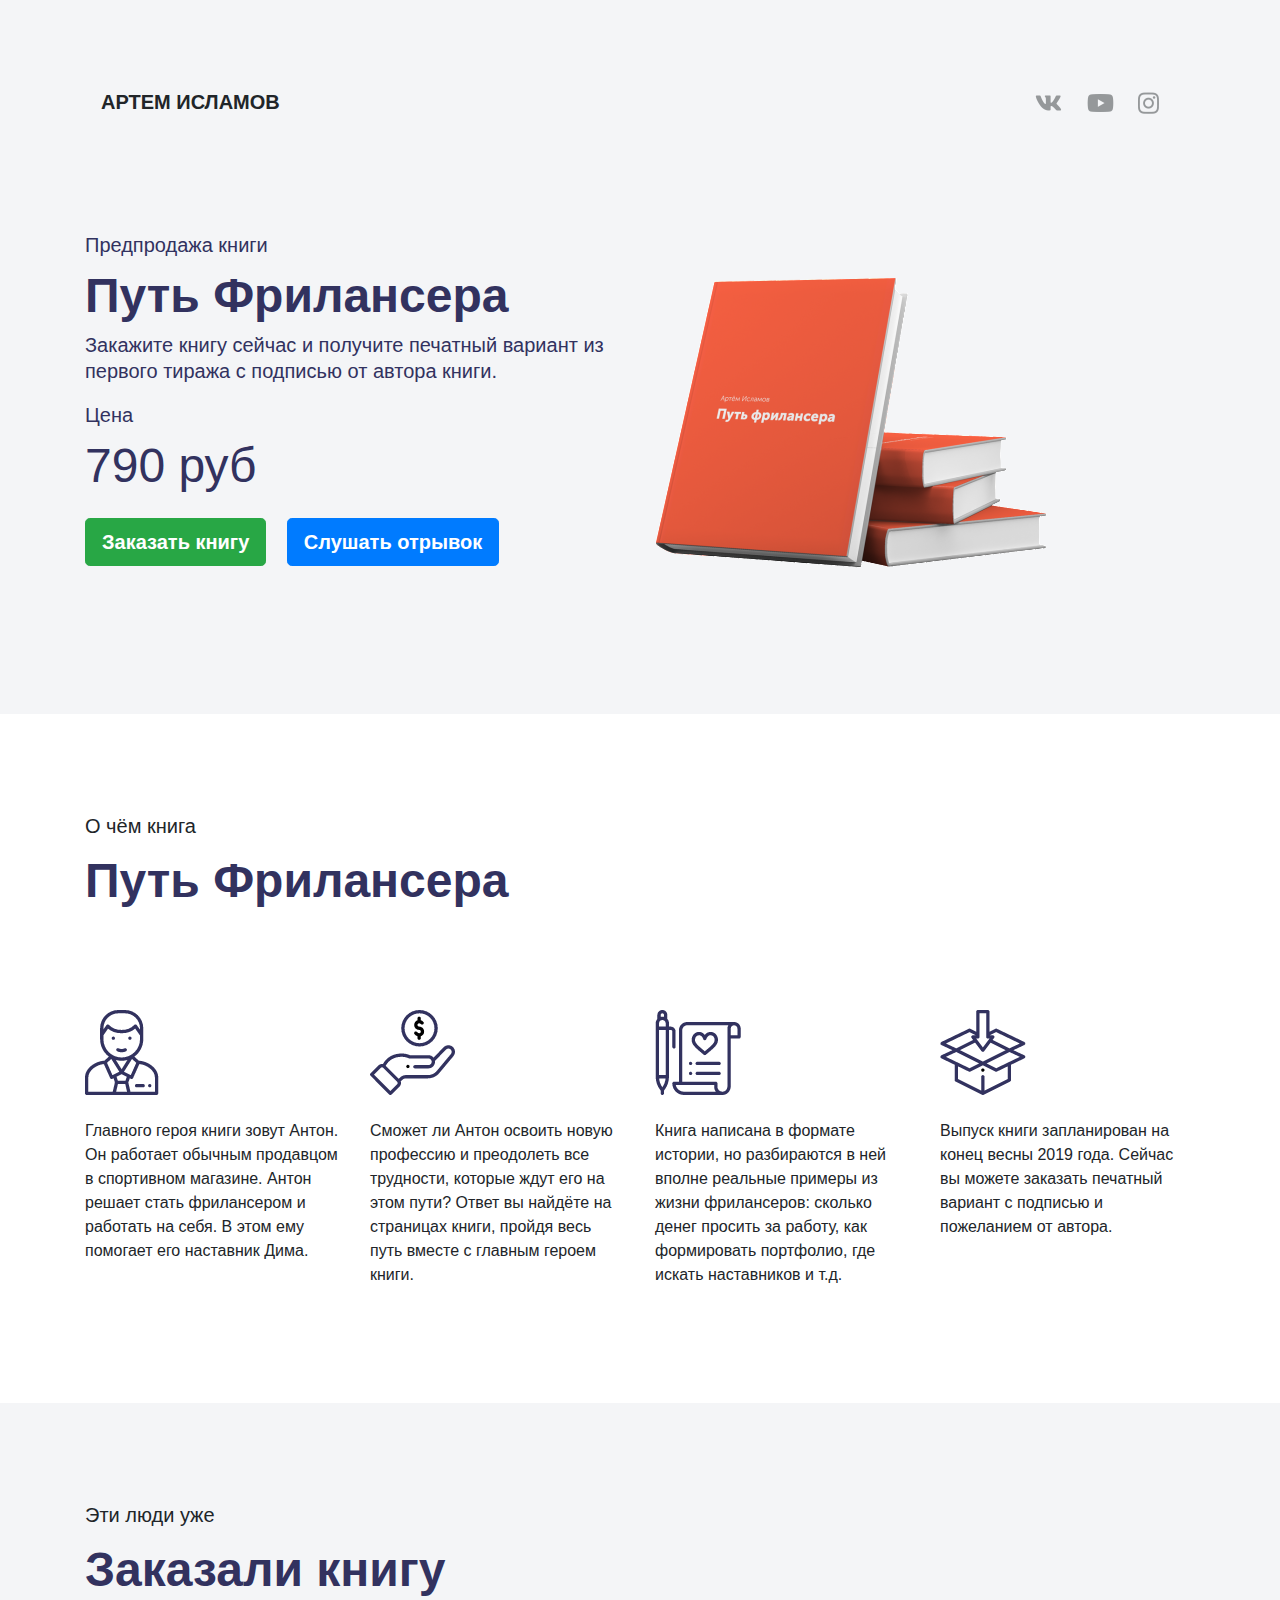
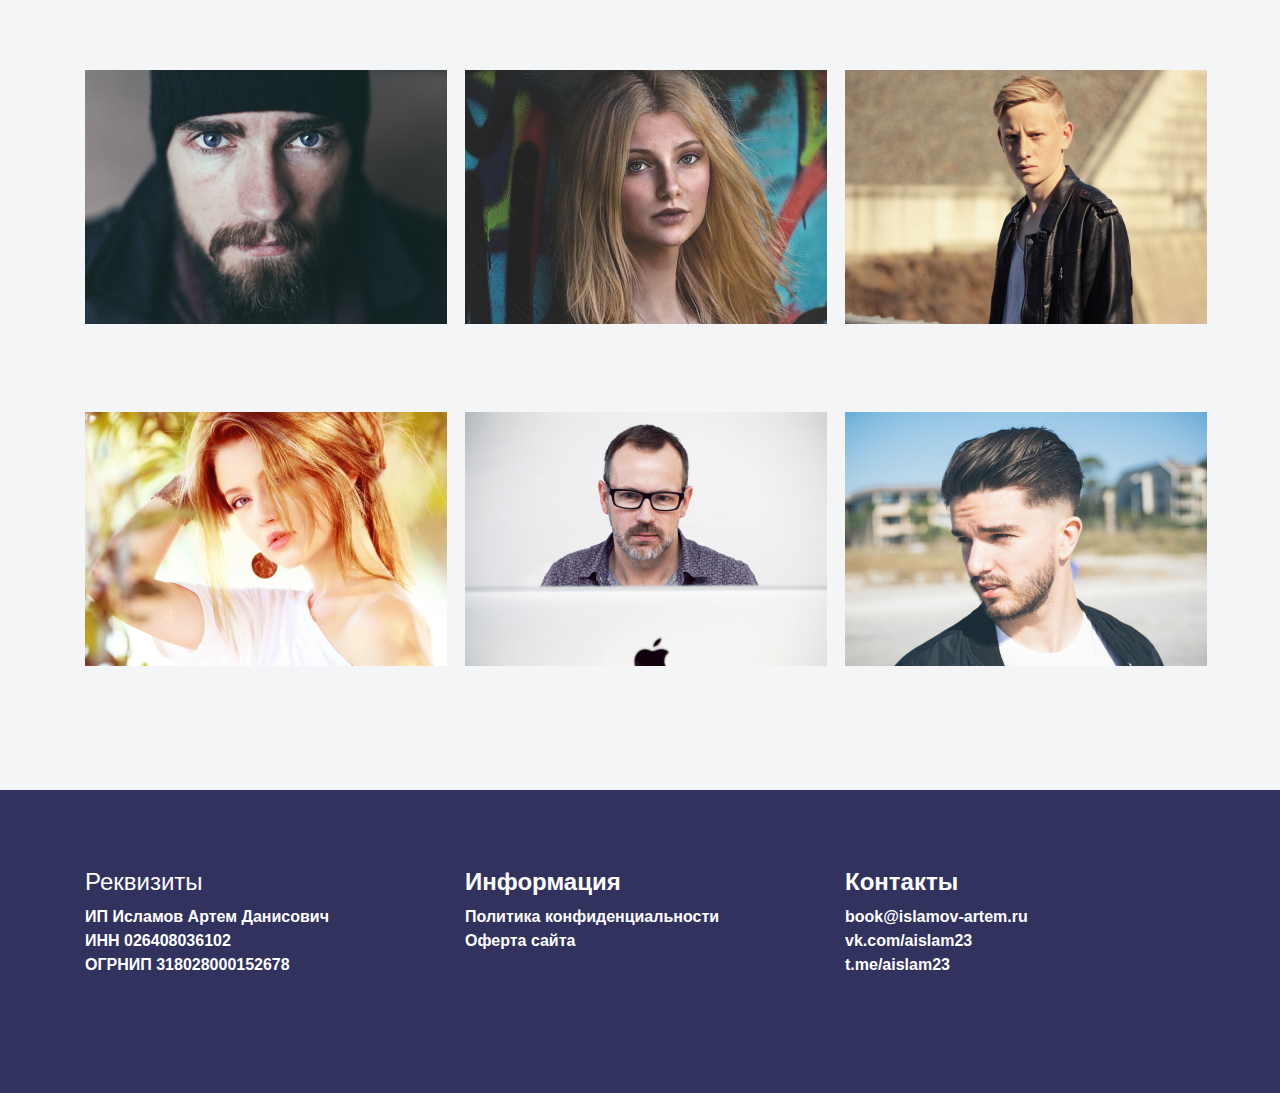
<file: lesson_10/src/index.html>
<!doctype html>
<html lang="ru">
  <head>
    <!-- Required meta tags -->
    <meta charset="utf-8">
    <meta name="viewport" content="width=device-width, initial-scale=1, shrink-to-fit=no">

    <!-- Bootstrap CSS -->
    <link rel="stylesheet" href="https://stackpath.bootstrapcdn.com/bootstrap/4.3.1/css/bootstrap.min.css">
    <link rel="stylesheet" href="css/style.css">

    <title>Путь фрилансера</title>


  </head>
  <body>

    <header class="hero">
      <div class="container">
        <nav class="navbar navbar-light">
          <a class="navbar-brand">Артем Исламов</a>
          <div class="social">
            <a class="social-network" href="#"><img src="img/vk.png" alt=""></a>
            <a class="social-network" href="#"><img src="img/youtube.png" alt=""></a>
            <a class="social-network" href="#"><img src="img/inst.png" alt=""></a>
          </div>
        </nav>
        <div class="main">
          <div class="row align-items-center">
            <div class="col-sm-12 col-md-6 mb-5">
              <div class="main-text">
                <span class="subtitle d-block">Предпродажа книги</span>
                <strong class="title d-block">Путь Фрилансера</strong>
                <p class="description">Закажите книгу сейчас и получите печатный вариант из первого тиража с подписью от автора книги.</p>
                <span class="price-tag d-block">Цена</span>
                <strong class="price">790 руб</strong>
                <div class="buttons">
                  <a class="btn btn-success btn-lg mt-3 mr-3" href="#">Заказать книгу</a>
                  <a class="btn btn-primary btn-lg mt-3" href="#">Слушать отрывок</a>
                </div>
              </div>
            </div>
            <!-- /.col -->
            <div class="col-sm-12 col-md-6">
              <div class="main-img">
                <img src="img/main-img.png" alt="">
              </div>
            </div>
            <!-- /.col -->
          </div>
          <!-- /.row -->
        </div>
        <!-- /.main -->
      </div>
      <!-- /.container -->
    </header>
    <!-- /.hero -->

    <section class="about section">
      <div class="container">
        <h2 class="section-heading">
          <small class="section-subtitle d-block">О чём книга</small>
          <section class="title">Путь Фрилансера</section>
        </h2>

        <div class="about-block">
          <div class="row">
            <div class="col-md-6 col-lg-3">
              <img src="img/picture-1.png" alt="">
              <p class="block-text mt-4">Главного героя книги зовут Антон. Он работает обычным продавцом в спортивном магазине. Антон решает стать фрилансером и работать на себя. В этом ему помогает его наставник Дима.</p>
            </div>
            <div class="col-md-6 col-lg-3">
              <img src="img/picture-2.png" alt="">
              <p class="block-text mt-4">Сможет ли Антон освоить новую профессию и преодолеть все трудности, которые ждут его на этом пути? Ответ вы найдёте на страницах книги, пройдя весь путь вместе с главным героем книги.
              </p>
            </div>
            <div class="col-md-6 col-lg-3">
              <img src="img/picture-3.png" alt="">
              <p class="block-text mt-4">Книга написана в формате истории, но разбираются в ней вполне реальные примеры из жизни фрилансеров: сколько денег просить за работу, как формировать портфолио, где искать наставников и т.д.</p>
            </div>
            <div class="col-md-6 col-lg-3">
              <img src="img/picture-4.png" alt="">
              <p class="block-text mt-4">Выпуск книги запланирован на конец весны 2019 года. Сейчас вы можете заказать печатный вариант с подписью и пожеланием от автора.
              </p>
            </div>
          </div>
        </div>
      </div>
    </section>

    <section class="section people">
      <div class="container">
        <h2 class="section-heading">
          <span class="section-subtitle d-block">Эти люди уже</span>
          <section class="title">Заказали книгу</section>
        </h2>

        <div class="row">
          <div class="buyer col-12 col-sm-12 col-md-6 col-xl-4 mb-4"><img src="img/buyer-1.png" alt=""></div>
          <div class="buyer col-12 col-sm-12 col-md-6 col-xl-4 mb-4"><img src="img/buyer-2.png" alt=""></div>
          <div class="buyer col-12 col-sm-12 col-md-6 col-xl-4 mb-4"><img src="img/buyer-3.png" alt=""></div>
          <div class="buyer col-12 col-sm-12 col-md-6 col-xl-4 mb-4"><img src="img/buyer-4.png" alt=""></div>
          <div class="buyer col-12 col-sm-12 col-md-6 col-xl-4 mb-4"><img src="img/buyer-5.png" alt=""></div>
          <div class="buyer col-12 col-sm-12 col-md-6 col-xl-4 mb-4"><img src="img/buyer-6.png" alt=""></div>
        </div>
      </div>
    </section>

    <footer class="footer">
      <div class="container">
        <div class="row">
          
          <div class="col">
            <h4 class="footer-titile">Реквизиты</h4>
            <p class="footer-text">ИП Исламов Артем Данисович <br>
              ИНН 026408036102 <br>
              ОГРНИП 318028000152678</p>
          </div>
          
          <div class="col">
            <h4 class="footer-title">Информация</h4>
            <p class="footer-text">
              <a class="net" href="#">Политика конфиденциальности </a><br>
              <a class="net" href="#">Оферта сайта</a>
            </p>
          </div>
          
          <div class="col">
            <h4 class="footer-title">Контакты</h4>
            <p class="footer-text">
              <a class="net" href="#">book@islamov-artem.ru</a><br>
              <a class="net" href="#">vk.com/aislam23</a><br>
              <a class="net" href="#">t.me/aislam23</a>
            </p>
          </div>
        </div>
      </div>
    </footer>
    <!-- /.footer -->
  </body>
</html>
</file>
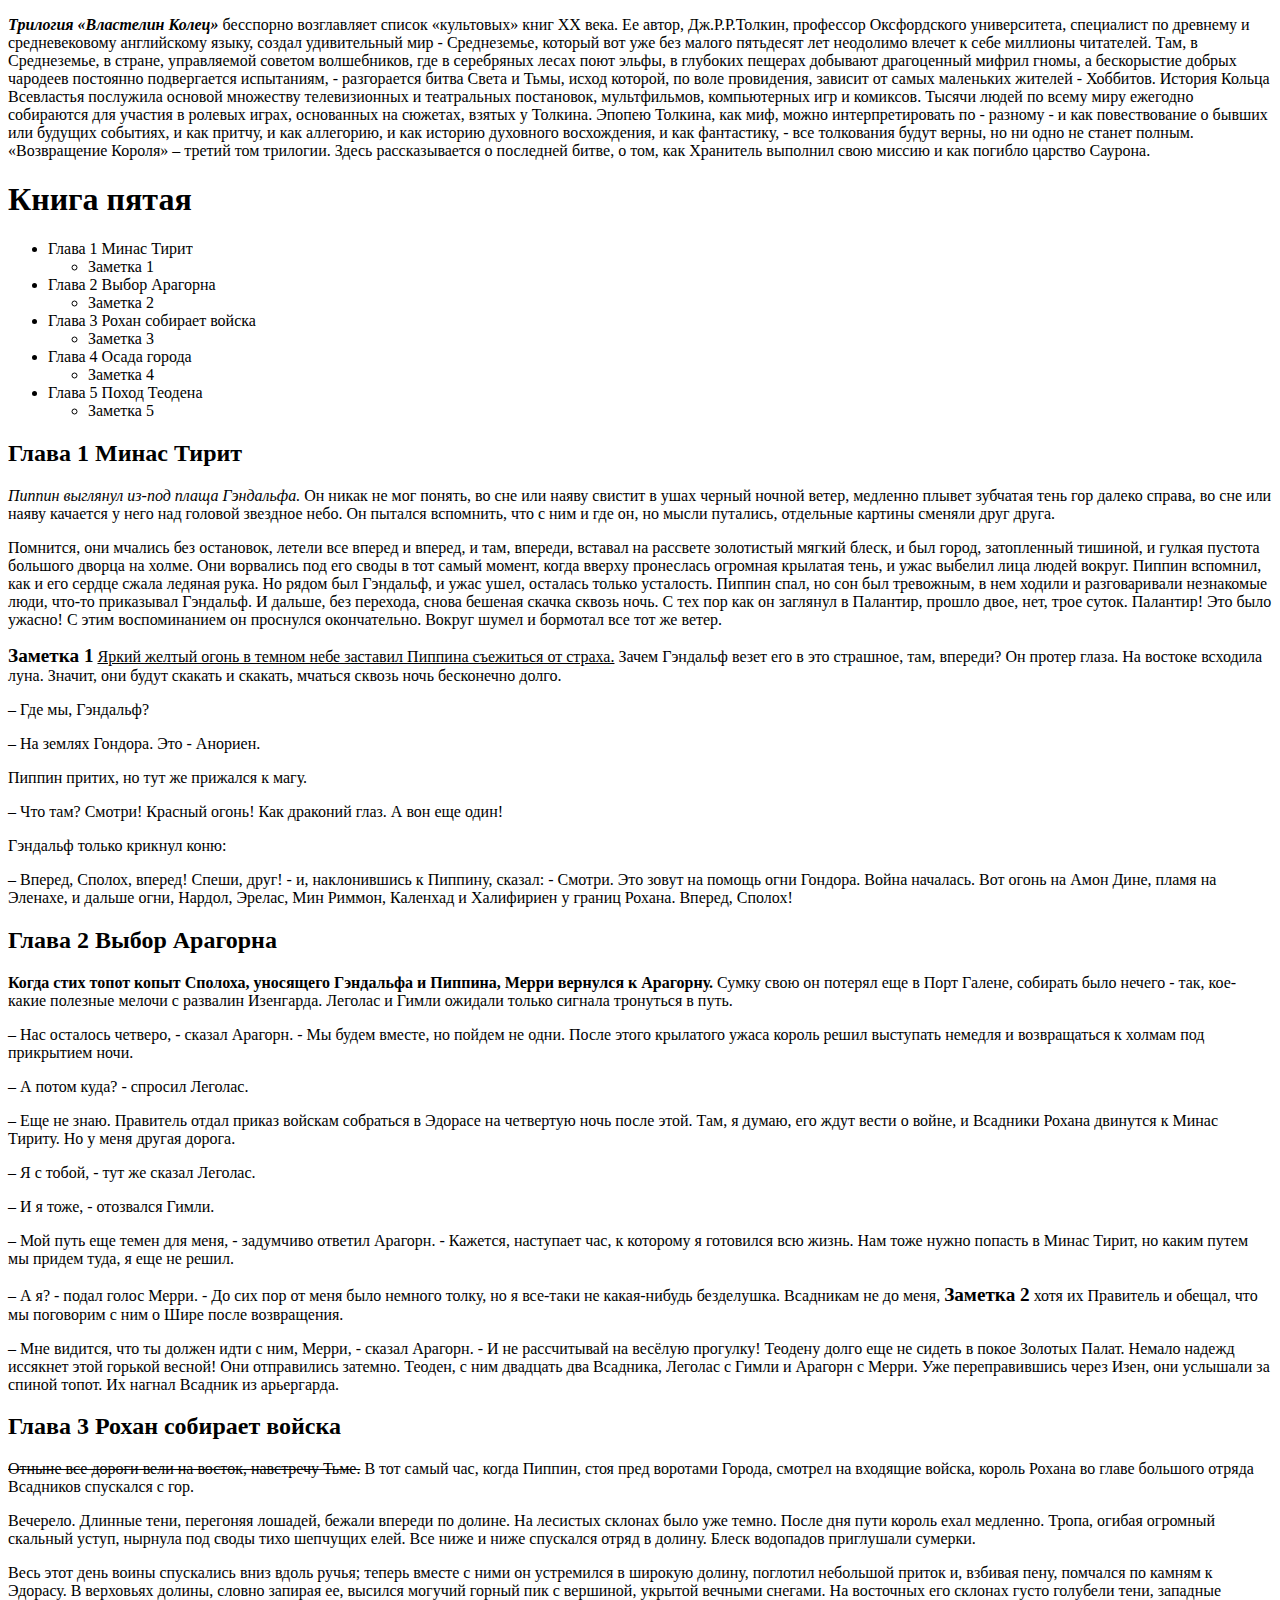
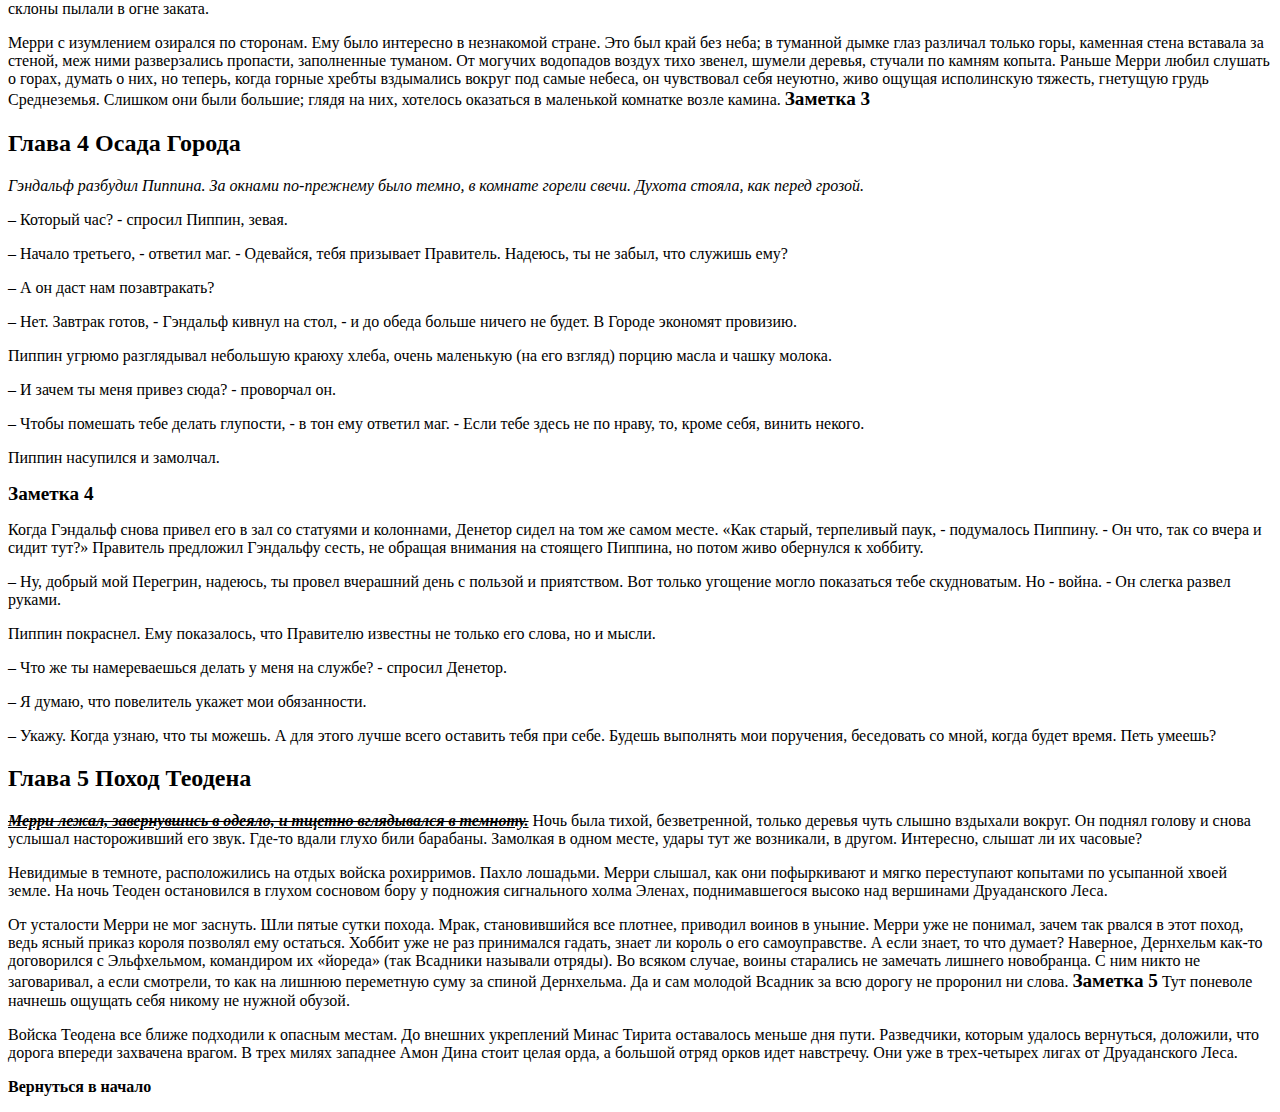
<file: lesson_4/src/index.html>
<!DOCTYPE html>
<html lang="ru">
<head>
  <meta charset="UTF-8">
  <title>Document</title>
</head>
<body>
  
  <p><strong><em>Трилогия «Властелин Колец»</em></strong> бесспорно возглавляет список «культовых» книг XX века. Ее автор, Дж.Р.Р.Толкин, профессор Оксфордского университета, специалист по древнему и средневековому английскому языку, создал удивительный мир - Среднеземье, который вот уже без малого пятьдесят лет неодолимо влечет к себе миллионы читателей. Там, в Среднеземье, в стране, управляемой советом волшебников, где в серебряных лесах поют эльфы, в глубоких пещерах добывают драгоценный мифрил гномы, а бескорыстие добрых чародеев постоянно подвергается испытаниям, - разгорается битва Света и Тьмы, исход которой, по воле провидения, зависит от самых маленьких жителей - Хоббитов. История Кольца Всевластья послужила основой множеству телевизионных и театральных постановок, мультфильмов, компьютерных игр и комиксов. Тысячи людей по всему миру ежегодно собираются для участия в ролевых играх, основанных на сюжетах, взятых у Толкина. Эпопею Толкина, как миф, можно интерпретировать по - разному - и как повествование о бывших или будущих событиях, и как притчу, и как аллегорию, и как историю духовного восхождения, и как фантастику, - все толкования будут верны, но ни одно не станет полным. «Возвращение Короля» – третий том трилогии. Здесь рассказывается о последней битве, о том, как Хранитель выполнил свою миссию и как погибло царство Саурона.</p>

  <h1>Книга пятая</h1>

  <ul>
    <li>Глава 1 Минас Тирит</a>
     <ul>
       <li>Заметка 1</li>
     </ul> 
    </li>

    <li>Глава 2 Выбор Арагорна
      <ul>
        <li>Заметка 2</li>
      </ul>
    </li>

    <li>Глава 3 Рохан собирает войска
      <ul>
        <li>Заметка 3</li>
      </ul>
    </li>

    <li>Глава 4 Осада города
      <ul>
        <li>Заметка 4</li>
      </ul>
    </li>

    <li>Глава 5 Поход Теодена
      <ul>
        <li>Заметка 5</li>
      </ul>
    </li>
  </ul>


  <h2>Глава 1 Минас Тирит</h2>
  <p><i>Пиппин выглянул из-под плаща Гэндальфа.</i> Он никак не мог понять, во сне или наяву свистит в ушах черный ночной ветер, медленно плывет зубчатая тень гор далеко справа, во сне или наяву качается у него над головой звездное небо. Он пытался вспомнить, что с ним и где он, но мысли путались, отдельные картины сменяли друг друга.</p>
  Помнится, они мчались без остановок, летели все вперед и вперед, и там, впереди, вставал на рассвете золотистый мягкий блеск, и был город, затопленный тишиной, и гулкая пустота большого дворца на холме. Они ворвались под его своды в тот самый момент, когда вверху пронеслась огромная крылатая тень, и ужас выбелил лица людей вокруг. Пиппин вспомнил, как и его сердце сжала ледяная рука. Но рядом был Гэндальф, и ужас ушел, осталась только усталость. Пиппин спал, но сон был тревожным, в нем ходили и разговаривали незнакомые люди, что-то приказывал Гэндальф. И дальше, без перехода, снова бешеная скачка сквозь ночь. С тех пор как он заглянул в Палантир, прошло двое, нет, трое суток. Палантир! Это было ужасно! С этим воспоминанием он проснулся окончательно. Вокруг шумел и бормотал все тот же ветер.
  <p><big><b>Заметка 1</b></big> <u>Яркий желтый огонь в темном небе заставил Пиппина съежиться от страха.</u> Зачем Гэндальф везет его в это страшное, там, впереди? Он протер глаза. На востоке всходила луна. Значит, они будут скакать и скакать, мчаться сквозь ночь бесконечно долго.</p>
  <p>– Где мы, Гэндальф?</p>
  <p>– На землях Гондора. Это - Анориен.</p>
  <p>Пиппин притих, но тут же прижался к магу.</p>
  <p>– Что там? Смотри! Красный огонь! Как драконий глаз. А вон еще один!</p>
  <p>Гэндальф только крикнул коню:</p>
  <p>– Вперед, Сполох, вперед! Спеши, друг! - и, наклонившись к Пиппину, сказал: - Смотри. Это зовут на помощь огни Гондора. Война началась. Вот огонь на Амон Дине, пламя на Эленахе, и дальше огни, Нардол, Эрелас, Мин Риммон, Каленхад и Халифириен у границ Рохана. Вперед, Сполох!</p>


  <h2>Глава 2 Выбор Арагорна</h2>
  <p><b>Когда стих топот копыт Сполоха, уносящего Гэндальфа и Пиппина, Мерри вернулся к Арагорну.</b> Сумку свою он потерял еще в Порт Галене, собирать было нечего - так, кое-какие полезные мелочи с развалин Изенгарда. Леголас и Гимли ожидали только сигнала тронуться в путь.</p>
  <p>– Нас осталось четверо, - сказал Арагорн. - Мы будем вместе, но пойдем не одни. После этого крылатого ужаса король решил выступать немедля и возвращаться к холмам под прикрытием ночи.</p>
  <p>– А потом куда? - спросил Леголас.</p>
  <p>– Еще не знаю. Правитель отдал приказ войскам собраться в Эдорасе на четвертую ночь после этой. Там, я думаю, его ждут вести о войне, и Всадники Рохана двинутся к Минас Тириту. Но у меня другая дорога.</p>
  <p>– Я с тобой, - тут же сказал Леголас.</p>
  <p>– И я тоже, - отозвался Гимли.</p>
  <p>– Мой путь еще темен для меня, - задумчиво ответил Арагорн. - Кажется, наступает час, к которому я готовился всю жизнь. Нам тоже нужно попасть в Минас Тирит, но каким путем мы придем туда, я еще не решил.</p>
  <p>– А я? - подал голос Мерри. - До сих пор от меня было немного толку, но я все-таки не какая-нибудь безделушка. Всадникам не до меня, <big><b>Заметка 2</b></big> хотя их Правитель и обещал, что мы поговорим с ним о Шире после возвращения.</p>
  <p>– Мне видится, что ты должен идти с ним, Мерри, - сказал Арагорн. - И не рассчитывай на весёлую прогулку! Теодену долго еще не сидеть в покое Золотых Палат. Немало надежд иссякнет этой горькой весной!
  Они отправились затемно. Теоден, с ним двадцать два Всадника, Леголас с Гимли и Арагорн с Мерри. Уже переправившись через Изен, они услышали за спиной топот. Их нагнал Всадник из арьергарда.</p>


  <h2>Глава 3 Рохан собирает войска</h2>
  <p><s>Отныне все дороги вели на восток, навстречу Тьме.</s> В тот самый час, когда Пиппин, стоя пред воротами Города, смотрел на входящие войска, король Рохана во главе большого отряда Всадников спускался с гор.</p>
  <p>Вечерело. Длинные тени, перегоняя лошадей, бежали впереди по долине. На лесистых склонах было уже темно. После дня пути король ехал медленно. Тропа, огибая огромный скальный уступ, нырнула под своды тихо шепчущих елей. Все ниже и ниже спускался отряд в долину. Блеск водопадов приглушали сумерки.</p>
  <p>Весь этот день воины спускались вниз вдоль ручья; теперь вместе с ними он устремился в широкую долину, поглотил небольшой приток и, взбивая пену, помчался по камням к Эдорасу. В верховьях долины, словно запирая ее, высился могучий горный пик с вершиной, укрытой вечными снегами. На восточных его склонах густо голубели тени, западные склоны пылали в огне заката.</p>
  <p>Мерри с изумлением озирался по сторонам. Ему было интересно в незнакомой стране. Это был край без неба; в туманной дымке глаз различал только горы, каменная стена вставала за стеной, меж ними разверзались пропасти, заполненные туманом. От могучих водопадов воздух тихо звенел, шумели деревья, стучали по камням копыта. Раньше Мерри любил слушать о горах, думать о них, но теперь, когда горные хребты вздымались вокруг под самые небеса, он чувствовал себя неуютно, живо ощущая исполинскую тяжесть, гнетущую грудь Среднеземья. Слишком они были большие; глядя на них, хотелось оказаться в маленькой комнатке возле камина. <big><b>Заметка 3</b></big></p>


  <h2>Глава 4 Осада Города</h2>
  <p><i>Гэндальф разбудил Пиппина. За окнами по-прежнему было темно, в комнате горели свечи. Духота стояла, как перед грозой.</i></p>
  <p>– Который час? - спросил Пиппин, зевая.</p>
  <p>– Начало третьего, - ответил маг. - Одевайся, тебя призывает Правитель. Надеюсь, ты не забыл, что служишь ему?</p>
  <p>– А он даст нам позавтракать?</p>
  <p>– Нет. Завтрак готов, - Гэндальф кивнул на стол, - и до обеда больше ничего не будет. В Городе экономят провизию.</p>
  <p>Пиппин угрюмо разглядывал небольшую краюху хлеба, очень маленькую (на его взгляд) порцию масла и чашку молока.</p>
  <p>– И зачем ты меня привез сюда? - проворчал он.</p>
  <p>– Чтобы помешать тебе делать глупости, - в тон ему ответил маг. - Если тебе здесь не по нраву, то, кроме себя, винить некого.</p>
  <p>Пиппин насупился и замолчал.</p>
  <p><big><b>Заметка 4</b></big></p>
  <p>Когда Гэндальф снова привел его в зал со статуями и колоннами, Денетор сидел на том же самом месте. «Как старый, терпеливый паук, - подумалось Пиппину. - Он что, так со вчера и сидит тут?» Правитель предложил Гэндальфу сесть, не обращая внимания на стоящего Пиппина, но потом живо обернулся к хоббиту.</p>
  <p>– Ну, добрый мой Перегрин, надеюсь, ты провел вчерашний день с пользой и приятством. Вот только угощение могло показаться тебе скудноватым. Но - война. - Он слегка развел руками.</p>
  <p>Пиппин покраснел. Ему показалось, что Правителю известны не только его слова, но и мысли.</p>
  <p>– Что же ты намереваешься делать у меня на службе? - спросил Денетор.</p>
  <p>– Я думаю, что повелитель укажет мои обязанности.</p>
  <p>– Укажу. Когда узнаю, что ты можешь. А для этого лучше всего оставить тебя при себе. Будешь выполнять мои поручения, беседовать со мной, когда будет время. Петь умеешь?</p>


  <h2>Глава 5 Поход Теодена</h2>
  <p><b><i><u><s>Мерри лежал, завернувшись в одеяло, и тщетно вглядывался в темноту.</s></u></i></b> Ночь была тихой, безветренной, только деревья чуть слышно вздыхали вокруг. Он поднял голову и снова услышал настороживший его звук. Где-то вдали глухо били барабаны. Замолкая в одном месте, удары тут же возникали, в другом. Интересно, слышат ли их часовые?</p>
  <p>Невидимые в темноте, расположились на отдых войска рохирримов. Пахло лошадьми. Мерри слышал, как они пофыркивают и мягко переступают копытами по усыпанной хвоей земле. На ночь Теоден остановился в глухом сосновом бору у подножия сигнального холма Эленах, поднимавшегося высоко над вершинами Друаданского Леса.</p>
  <p>От усталости Мерри не мог заснуть. Шли пятые сутки похода. Мрак, становившийся все плотнее, приводил воинов в уныние. Мерри уже не понимал, зачем так рвался в этот поход, ведь ясный приказ короля позволял ему остаться. Хоббит уже не раз принимался гадать, знает ли король о его самоуправстве. А если знает, то что думает? Наверное, Дернхельм как-то договорился с Эльфхельмом, командиром их «йореда» (так Всадники называли отряды). Во всяком случае, воины старались не замечать лишнего новобранца. С ним никто не заговаривал, а если смотрели, то как на лишнюю переметную суму за спиной Дернхельма. Да и сам молодой Всадник за всю дорогу не проронил ни слова. <big><b>Заметка 5</b></big> Тут поневоле начнешь ощущать себя никому не нужной обузой.</p>
  <p>Войска Теодена все ближе подходили к опасным местам. До внешних укреплений Минас Тирита оставалось меньше дня пути. Разведчики, которым удалось вернуться, доложили, что дорога впереди захвачена врагом. В трех милях западнее Амон Дина стоит целая орда, а большой отряд орков идет навстречу. Они уже в трех-четырех лигах от Друаданского Леса.</p>

  <p><b>Вернуться в начало</b></p>

</body>
</html>
</file>
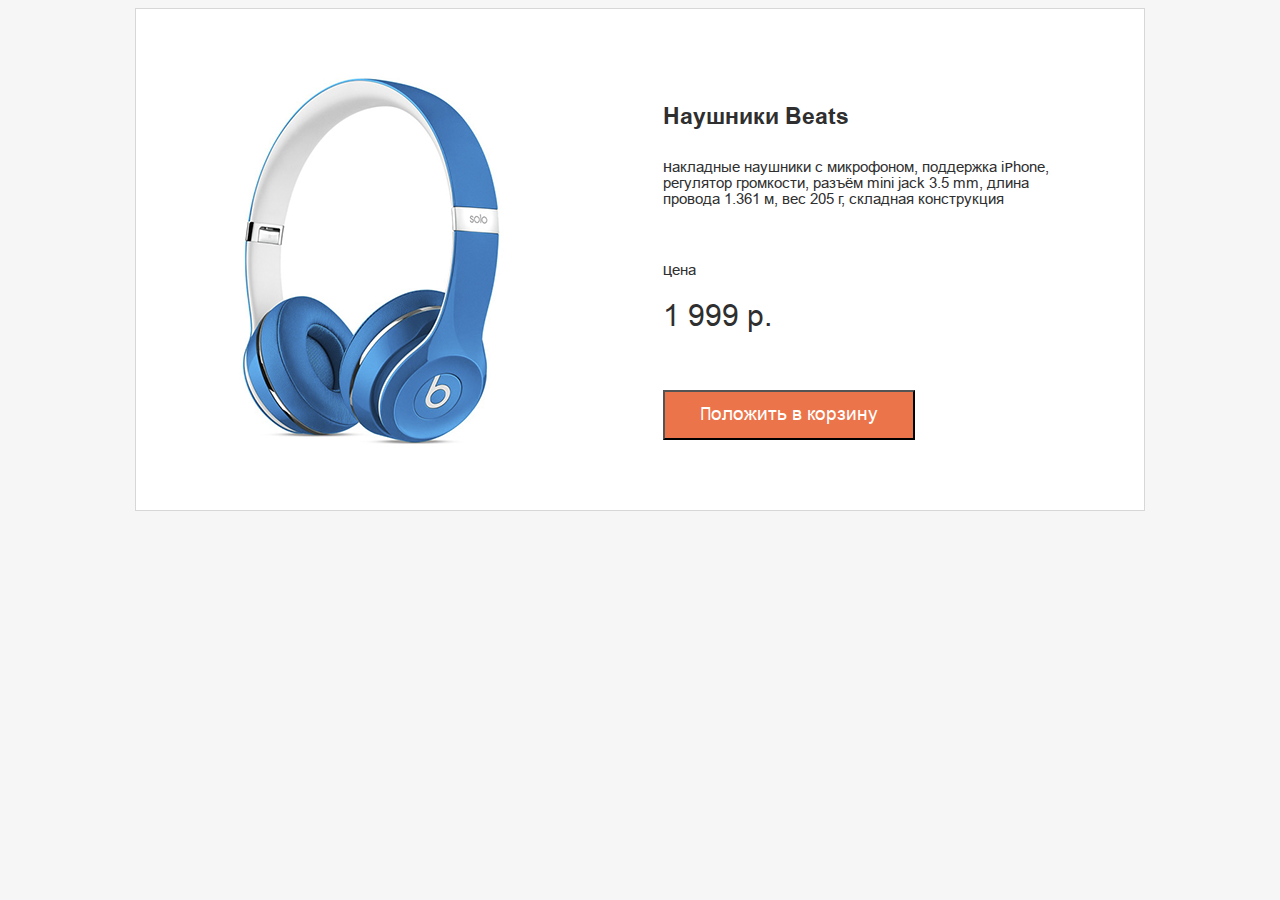
<file: lesson_6/src/index.html>
<!DOCTYPE html>
<html lang="ru">
<head>
  <meta charset="UTF-8">
  <title>Блочная модель css</title>
  <link rel="stylesheet" href="css/style.css">
</head>
<body>
  
<div class="item-card">

  <div class="headphones">
    <img src="img/headphones.png" alt="headphones">
  </div>

  <div class="content">
    <div class="beats">
      Наушники Beats
    </div>
  
    <div class="description">
      Накладные наушники с микрофоном, поддержка iPhone, регулятор громкости, разъём mini jack 3.5 mm, длина провода 1.361 м, вес 205 г, складная конструкция
    </div>
  
    <div class="price">
      Цена
    </div>
  
    <div class="amount">
      1 999 р.
    </div>
  
    <button>
      Положить в корзину
    </button>
  </div>

</div>

</body>
</html>
</file>
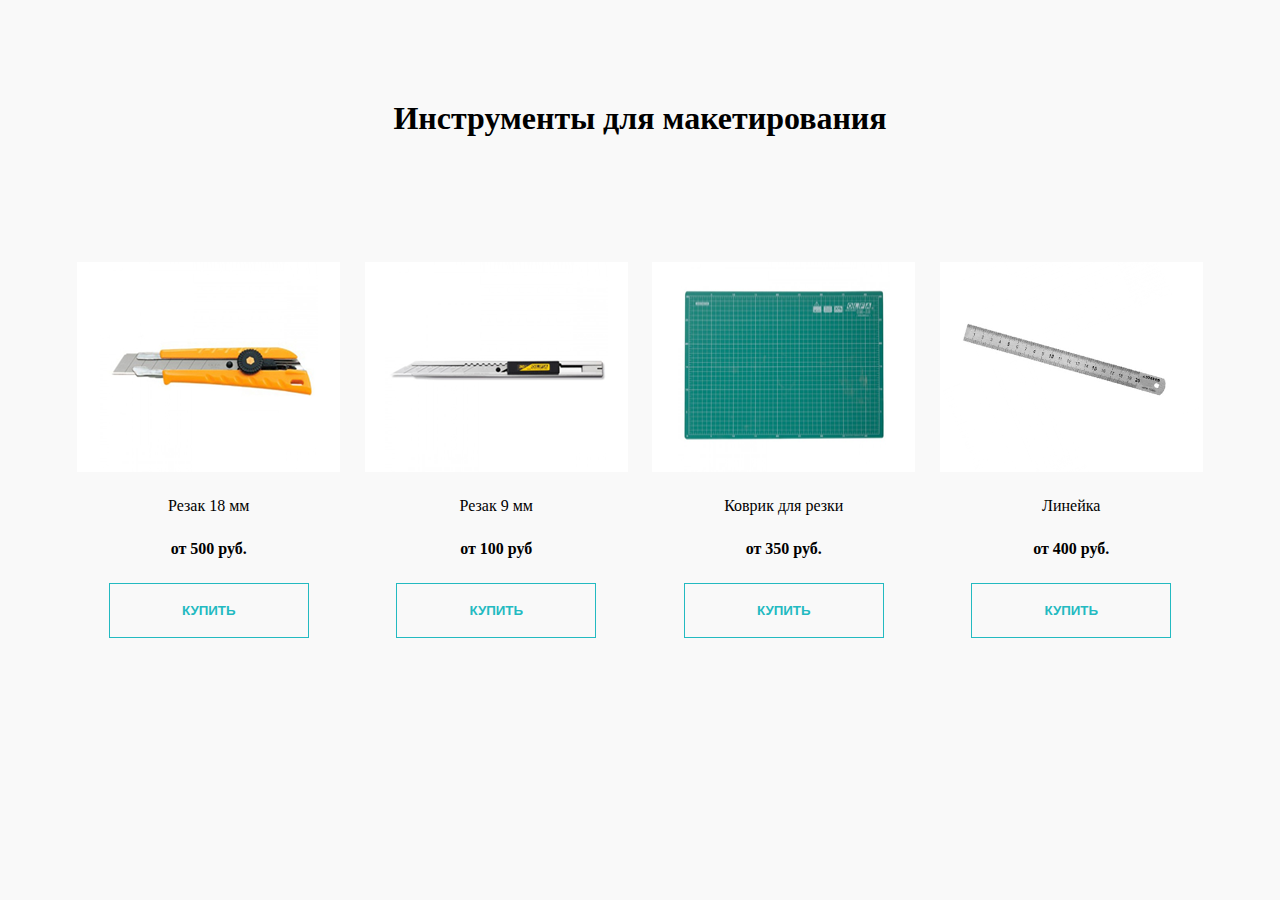
<file: lesson_7/src/index.html>
<!DOCTYPE html>
<html lang="ru">
<head>
  <meta charset="UTF-8">
  <title>Flexbox CSS</title>
  <link rel="stylesheet" href="css/style.css">
</head>
<body>
  
<h1>Инструменты для макетирования</h1>

<div class="container">
  <div class="product">
    <div class="description_foto"><img src="img/cutter_18.png" alt="Резак 18 мм"></div>
    <div class="description-1">Резак 18 мм</div>
    <div class="description-2">от 500 руб.</div>
    <div class="description-click"><button>КУПИТЬ</button></div>
  </div>
  <div class="product">
    <div class="description_foto"><img src="img/cutter_9.png" alt="Резак 9 мм"></div>
    <div class="description-1">Резак 9 мм</div>
    <div class="description-2">от 100 руб</div>
    <div class="description-click"><button>КУПИТЬ</button></div>
  </div>
  <div class="product">
    <div class="description_foto"><img src="img/mat.png" alt="Коврик"></div>
    <div class="description-1">Коврик для резки</div>
    <div class="description-2">от 350 руб.</div>
    <div class="description-click"><button>КУПИТЬ</button></div>
  </div>
  <div class="product">
    <div class="description_foto"><img src="img/ruler.png" alt="Линейка"></div>
    <div class="description-1">Линейка</div>
    <div class="description-2">от 400 руб.</div>
    <div class="description-click"><button>КУПИТЬ</button></div>
  </div>
</div>

</body>
</html>
</file>
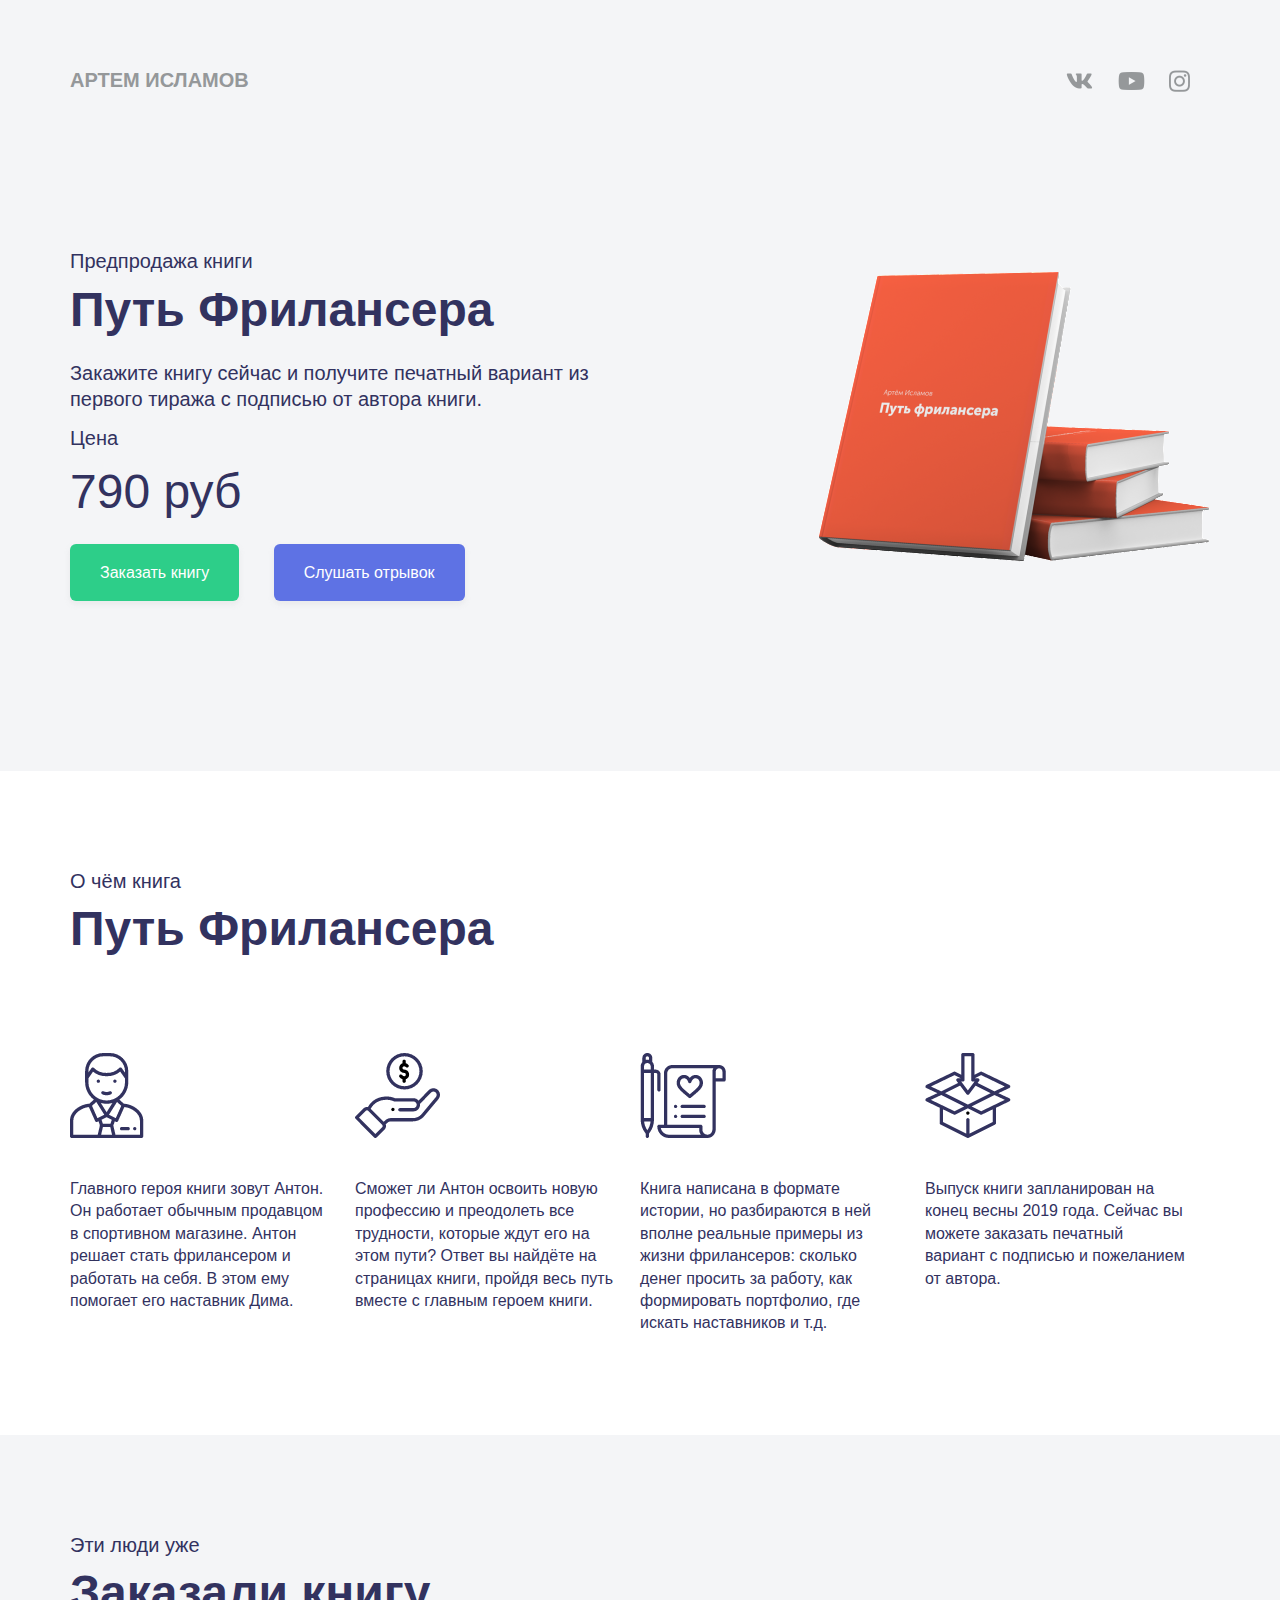
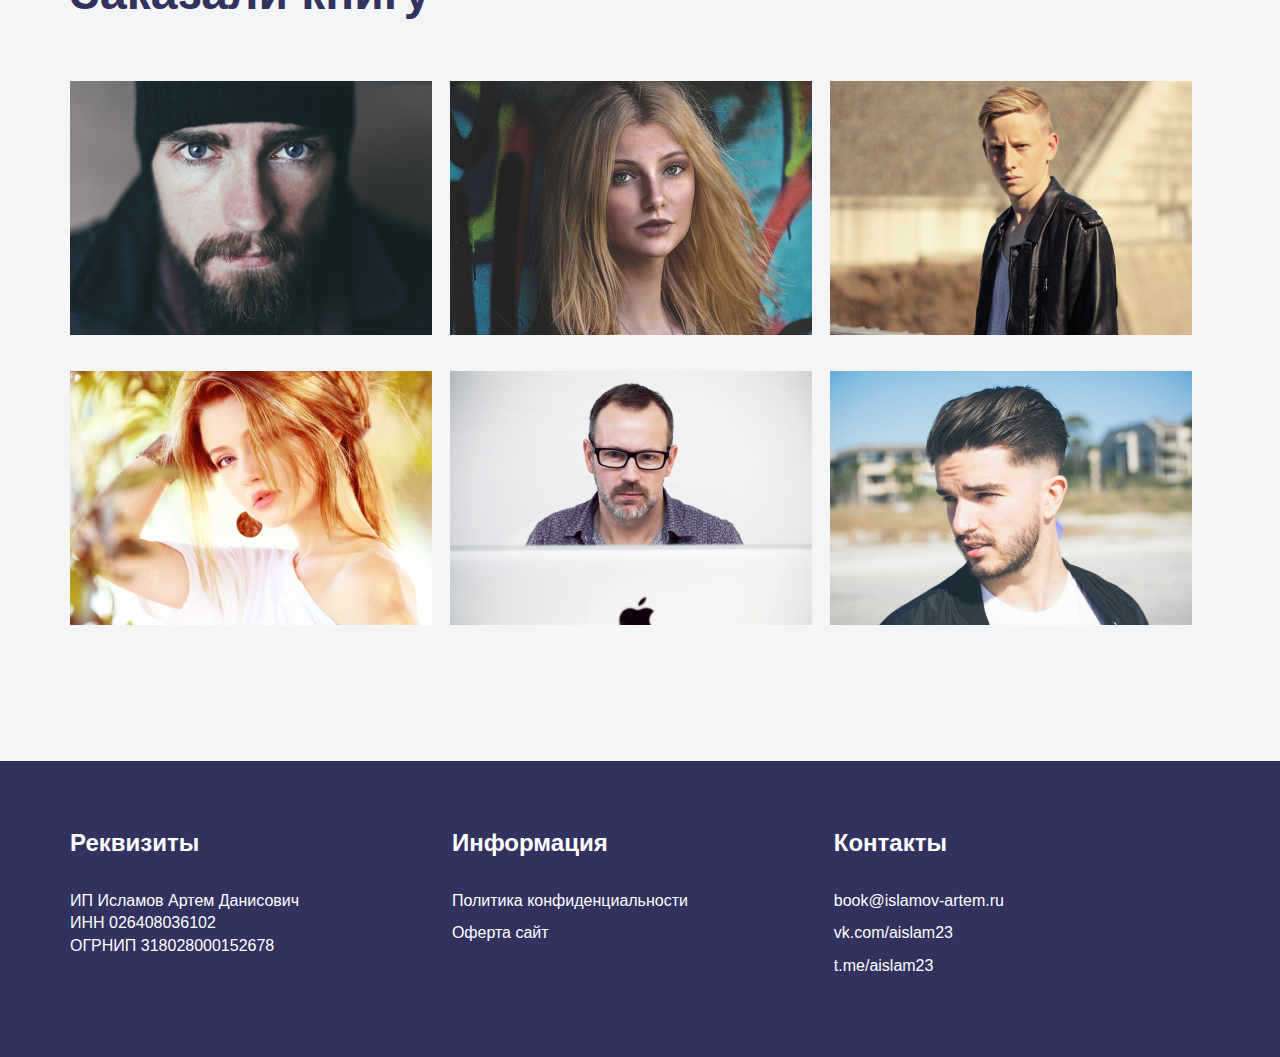
<file: lesson_8/src/index.html>
<!DOCTYPE html>
<html lang="ru">
<head>
  <meta charset="UTF-8">
  <title>Предпродажа книги "Путь Фрилансера"</title>
  <link rel="stylesheet" href="css/reset.css">
  <link rel="stylesheet" href="css/style.css">
</head>
<body>
  
  <!-- Главный блок -->
<header class="hero">
  <div class="container">
    <!-- Шапка -->
    <div class="navbar">
      <span class="brand">Артем Исламов</span>
      <div class="social">
        <a href="https://vk.com/id298699101"><img src="img/vk.png" alt="vk"></a>
        <a href="#"><img src="img/youtube.png" alt="youtube"></a>
        <a href="#"><img src="img/inst.png" alt="inst"></a>
      </div>
    </div>
    <!-- /.navbar -->

    <div class="main">
      
      <div class="main-text">
        <span class="subtitle">Предпродажа книги</span>
        <strong class="title">Путь Фрилансера</strong>
        <p class="description">Закажите книгу сейчас и получите печатный вариант из первого тиража с подписью от автора книги.
        </p>
        <span class="price-tag">Цена</span>
        <strong class="price">790 руб</strong>
        <div class="buttons">
          <a href="#" class="btn btn-success">Заказать книгу</a>
          <a href="#" class="btn btn-primary">Слушать отрывок</a>
        </div>
      </div>
      <!-- /.main-text -->
      
      <div class="main-img">
        <img src="img/main-img.png" alt="Фото книги">
      </div>
      <!-- /.main-img -->
    
    </div>
    <!-- /.main -->
  </div>
  <!-- /.container -->
</header>

<section class="about section">
  <div class="container">
    <h2 class="section-heading">
      <span class="section-subtitle">О чём книга</span>
      <strong class="section-title">Путь Фрилансера</strong>
    </h2>

    <div class="wrap">
      <div class="block">
        <img src="img/picture-1.png" alt="Картинка 1">
        <p class="block-text">Главного героя книги зовут Антон. Он работает обычным продавцом в спортивном магазине. Антон решает стать фрилансером и работать на себя. В этом ему помогает его наставник Дима.</p>
        </div>
      <div class="block">
        <img src="img/picture-2.png" alt="Картинка 2">
        <p class="block-text">Сможет ли Антон освоить новую профессию и преодолеть все трудности, которые ждут его на этом пути? Ответ вы найдёте на страницах книги, пройдя весь путь вместе с главным героем книги.</p>
      </div>
      <div class="block">
        <img src="img/picture-3.png" alt="Картинка 3">
        <p class="block-text">Книга написана в формате истории, но разбираются в ней вполне реальные примеры из жизни фрилансеров: сколько денег просить за работу, как формировать портфолио, где искать наставников и т.д.</p>
      </div>
      <div class="block">
        <img src="img/picture-4.png" alt="Картинка 4">
        <p class="block-text">Выпуск книги запланирован на конец весны 2019 года. Сейчас вы можете заказать печатный вариант с подписью и пожеланием от автора.</p>
      </div>
    </div>
    <!-- /.wrap -->
  </div>

  
</section>
  
<section class="people section">
  <div class="container">
    <h2 class="section-heading">
      <span class="section-subtitle">Эти люди уже</span>
      <b class="section-title">Заказали книгу</b>
    </h2>
    <!-- /.section-heading -->

    <div class="section-buyers">
      <img class="foto-buyer" src="img/buyer-1.png" alt="Покупатель">
      <img class="foto-buyer" src="img/buyer-2.png" alt="Покупатель">
      <img class="foto-buyer" src="img/buyer-3.png" alt="Покупатель">
      <img class="foto-buyer" src="img/buyer-4.png" alt="Покупатель">
      <img class="foto-buyer" src="img/buyer-5.png" alt="Покупатель">
      <img class="foto-buyer" src="img/buyer-6.png" alt="Покупатель">
    </div>
    <!-- /.section-buyers -->
  </div>
  <!-- /.container -->
</section>

<footer class="footer">
  <div class="container">
    <div class="footer-wrap">
      <div class="footer-block">
        <h4 class="footer-title">Реквизиты</h4>
        <p>ИП Исламов Артем Данисович <br>
          ИНН 026408036102 <br>
          ОГРНИП 318028000152678</p>
      </div>
      <!-- /.footer-block -->
      <div class="footer-block">
        <h4 class="footer-title">Информация</h4>
        <p>
          <a href="#">Политика конфиденциальности</a>
          <a href="#">Оферта сайт</a>
        </p>
      </div>
      <!-- /.footer-block -->
      <div class="footer-block">
        <h4 class="footer-title">Контакты</h4>
        <p>
          <a href="#">book@islamov-artem.ru</a>
          <a href="#">vk.com/aislam23</a>
          <a href="#">t.me/aislam23</a>
        </p>
      </div>
      <!-- /.footer-block -->
    </div>
  </div>
  <!-- /.container -->
</footer>

</body>
</html>
</file>
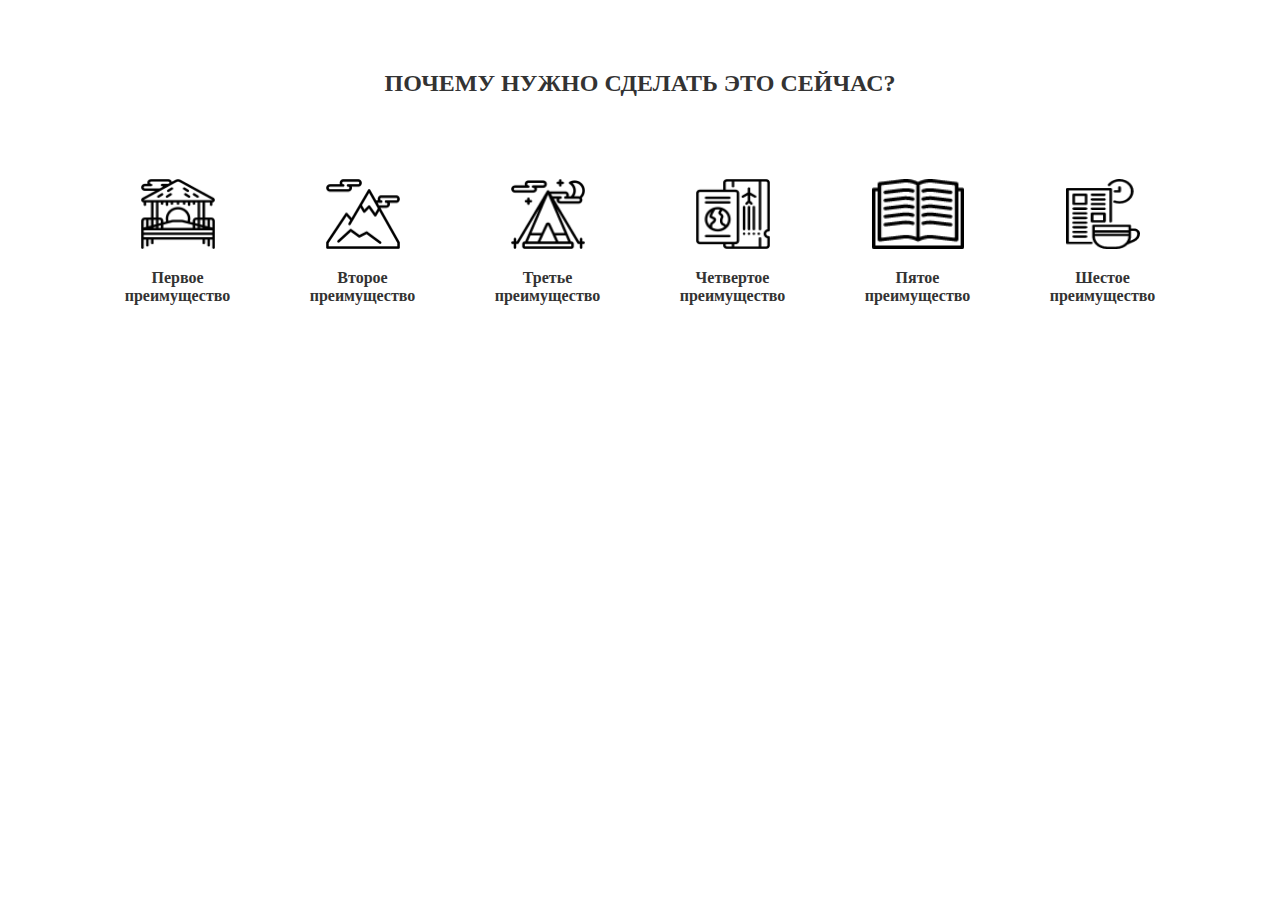
<file: lesson_9/src/index.html>
<!DOCTYPE html>
<html lang="en">
<head>
  <meta charset="UTF-8">
  <meta name="viewport" content="width=device-width, initial-scale=1.0">
  <meta http-equiv="X-UA-Compatible" content="ie=edge">
  <title>Document</title>
  <link rel="stylesheet" href="css/bootstrap-grid.min.css">
  <link rel="stylesheet" href="css/style.css">
</head>
<body>
  
<div class="container">
  <h1 class="title">Почему нужно сделать это сейчас?</h1>

<div class="container">
  <div class="row">
    <div class="col-12 col-sm-12 col-md-6 col-lg-4 col-xl-2 order-1 order-sm-0">
      <img class="foto" src="img/picture-1.png" alt="picture-1">
      <p class="text" >Первое <br> преимущество</p>
    </div>
    <div class="col-12 col-sm-12 col-md-6 col-lg-4 col-xl-2 order-1 order-sm-0">
      <img class="foto" src="img/picture-2.png" alt="picture-2">
      <p class="text" >Второе <br> преимущество</p>
    </div>
    <div class="col-12 col-sm-12 col-md-6 col-lg-4 col-xl-2 order-1 order-sm-0">
      <img class="foto" src="img/picture-3.png" alt="picture-3">
      <p class="text" >Третье <br> преимущество</p>
    </div>
    <div class="col-12 col-sm-12 col-md-6 col-lg-4 col-xl-2 order-0 order-sm-0">
      <img class="foto" src="img/picture-4.png" alt="picture-4">
      <p class="text" >Четвертое <br> преимущество</p>
    </div>
    <div class="col-12 col-sm-12 col-md-6 col-lg-4 col-xl-2 order-1 order-sm-0">
      <img class="foto-5" src="img/picture-5.png" alt="picture-5">
      <p class="text" >Пятое <br> преимущество</p>
    </div>
    <div class="col-12 col-sm-12 col-md-6 col-lg-4 col-xl-2 order-1 order-sm-0">
      <img class="foto" src="img/picture-6.png" alt="picture-6">
      <p class="text" >Шестое <br> преимущество</p>
    </div>
  </div>
</div>
</div>

</body>
</html>
</file>
<file: lesson_10/src/css/style.css>
.hero {
  background-color: #f4f5f7;
  padding-top: 74px;
  padding-bottom: 100px;
}

.navbar-brand {
  color: yellow;
  text-transform: uppercase;
  
  font-size: 20px;
  font-weight: 700;
}

.social-network {
  /* margin-right: 20px; */
  padding-right: 20px;
}

.main {
  margin-top: 100px;
}

.subtitle {
  font-size: 20px;
  font-weight: 400;
  color: #32325f;
}

.title {
  font-size: 48px;
  font-weight: 700;
  color: #32325f;
}

.description {
  font-size: 20px;
  font-weight: 400;
  line-height: 26px;
  color: #32325f;
}

.price-tag {
  font-size: 20px;
  font-weight: 400;
  color: #32325f;
}

.price {
  font-size: 48px;
  font-weight: 400;
  color: #32325f;
}

.btn {
  font-size: 20px;
  font-weight: 700;
  color: #ffffff;
}

/* О чем книга */
.section {
  padding-top: 100px;
  padding-bottom: 100px;
}

.about-block {
  margin-top: 100px;
}

.section-subtitle {
  font-size: 20px;
  font-weight: 400;
  margin-bottom: 14px;
}

.people {
  background-color: #f4f5f7;
}

.buyer
{
  margin-top: 64px;
}

.footer {
  background-color: #32325f;
  color: #ffffff;
  padding-top: 78px;
  padding-bottom: 100px;
}

.footer-text {
  font-size: 16px;
  font-weight: 700;
}

.footer-title {
  font-size: 24px;
  font-weight: 700;
}

.net {
  color: #ffffff;
  text-decoration: none;
}
</file>
<file: lesson_6/src/css/style.css>
@font-face {
  font-family: 'Arial-BoldMT';
  src: url('../font/Arial-BoldMT.eot');
  src: url('../font/Arial-BoldMT.eot?#iefix') format('embedded-opentype'),
      url('../font/Arial-BoldMT.woff2') format('woff2'),
      url('../font/Arial-BoldMT.woff') format('woff'),
      url('../font/Arial-BoldMT.ttf') format('truetype'),
      url('../font/Arial-BoldMT.svg#Arial-BoldMT') format('svg');
}

@font-face {
  font-family: 'Arial';
  src: url('../font/ArialMT.eot');
  src: url('../font/ArialMT.eot?#iefix') format('embedded-opentype'),
      url('../font/ArialMT.woff2') format('woff2'),
      url('../font/ArialMT.woff') format('woff'),
      url('../font/ArialMT.ttf') format('truetype'),
      url('../font/ArialMT.svg#ArialMT') format('svg');
}

* {
  box-sizing: border-box;
}

body {
  background: #f6f6f6;
}

.item-card {
  width: 1010px;
  height: 503px;
  border: solid 1px #d7d7d7;
  background: #ffffff;
  margin-left: auto;
  margin-right: auto;
}

.headphones {
  display: inline-block;
  width: 376px;
  height: 376px;
  margin: 64px 0 64px 48px;
}

.content {
  display: inline-block;
  vertical-align: top;
  margin: 94px 0 0 99px;
}

.beats {
  font-family: 'Arial-BoldMT', sans-serif;
  color: #2f2f2f;
  font-size: 23px;
}

.description {
  width: 400px;
  color: #2f2f2f;
  font-family: 'Arial', sans-serif;
  font-size: 15px;
  font-weight: 400;
  margin: 30px 0 0 0;
}

.price {
  font-family: 'Arial', sans-serif;
  color: #2f2f2f;
  font-size: 15px;
  margin: 55px 0 0 0;
}

.amount {
  font-family: 'Arial', sans-serif;
  color: #2f2f2f;
  font-size: 30px;
  margin: 23px 0 0 0;
}

button {
  font-family: 'Arial', sans-serif;
  color: #ffffff;
  font-size: 19px;
  margin: 56px 0 0 0;
  width: 252px;
  height: 50px;
  background-color: #ec744a;
}
</file>
<file: lesson_7/src/css/style.css>
body {
  background: #f9f9f9;
}

h1 {
  text-align: center;
  margin: 100px 0 0 0;
}

.container {
  display: flex;
  flex-wrap: wrap;
  justify-content: space-around;
  width: 1150px;
  margin: 125px auto auto auto;
}

.description_foto {
  display: flex;
  flex-wrap: wrap;
  justify-content: center;
  background: #ffffff;
  width: 263px;
  height: 210px;
}

.description-1 {
  display: flex;
  flex-wrap: wrap;
  justify-content: center;
  margin: 25px auto auto auto;
}

.description-2 {
  display: flex;
  flex-wrap: wrap;
  justify-content: center;
  font-weight: 700;
  margin: 25px auto auto auto;
}

.description-click {
  display: flex;
  flex-wrap: wrap;
  justify-content: center;
  margin: 25px auto auto auto;
}

button {
  color: #23bac1;
  font-weight: 700;
  width: 200px;
  height: 55px;
  border: 1px solid #23bac1;
  background-repeat:no-repeat;
  background-color: transparent;
  cursor:pointer;
}
</file>
<file: lesson_8/src/css/style.css>
* {
  box-sizing: border-box;
}

body {
  font-family: sans-serif;
  color: #32325f;
}

.container {
  max-width: 1140px;
  width: 96%;
  margin-left: auto;
  margin-right: auto;
}

.navbar {
  display: flex;
  justify-content: space-between;
  margin-bottom: 159px;
}

.brand { 
  color: #95989a;
  font-size: 20px;
  font-weight: 700;
  text-transform: uppercase; /* шрифт капсом */
}

.hero {
  padding-top: 70px;
  padding-bottom: 190px;
  background-color: #f4f5f7;
}

.social a{
  text-decoration: none;
  margin-right: 20px;
}

.main {
  display: flex;
  justify-content: space-between;
  align-items: center;
}

.main-text {
  width: 50%;
}

.subtitle {
  font-size: 20px;
  font-weight: 400;
  display: block;
  margin-bottom: 15px;
}

.title {
  font-size: 48px;
  font-weight: 700;
  display: block;
  margin-bottom: 26px;
}

.description {
  font-size: 20px;
  font-weight: 400;
  line-height: 26px;
  margin-bottom: 16px;
}

.price-tag {
  font-size: 20px;
  font-weight: 400;
  display: flex;
  margin-bottom: 20px;
}

.price {
  display: block;
  font-size: 48px;
  font-weight: 400;
  margin-bottom: 49px;
}

.btn {
  text-decoration: none;
  border-radius: 6px;
  box-shadow: 0 3px 6px rgba(173, 173, 173, 0.16); /* тень */
  padding: 20px 30px;
  color: #ffffff;
}

.btn-success {
  background-color: #2dce89;
  margin-right: 30px;
}

.btn-primary {
  background-color: #5e72e4;
}

/* Оформление секций */
.section {
  padding-top: 100px;
  padding-bottom: 100px;
}

.section-subtitle {
  display: block;
  font-size: 20px;
  font-weight: 400;
  margin-bottom: 14px;
}

.section-title {
  display: block;
  font-size: 48px;
  font-weight: 700;
}

.wrap {
  display: flex;
  justify-content: space-between;
  flex-wrap: wrap;
  margin-top: 100px;
}

.block {
  width: 23%;
  margin-right: 2%;
}

.block-text {
  font-size: 16px;
  font-weight: 400;
  margin-top: 40px;
  line-height: 1.4;
}

/* Секция с покупателями */
.people {
  background-color: #f4f5f7;
}

.section-buyers {
  display: flex;
  flex-wrap: wrap;
  justify-content: flex-start;
  margin-top: 64px;
}

.foto-buyer {
  margin-bottom: 36px;
  width: 362px;
  height: 254px;
  margin-right: 18px;
}

/* Подвал */
.footer {
  color: #ffffff;
  background-color: #32325f;
  padding-top: 70px;
  padding-bottom: 70px;
}

.footer-wrap {
  display: flex;
  justify-content: space-between;
}

.footer-block {
  width: 33%;
}

.footer-title {
  font-size: 24px;
  font-weight: 700;
  margin-bottom: 35px;
}

.footer a {
  display: block;
  color: #ffffff;
  text-decoration: none;
  margin-bottom: 10px;
}

.footer p {
  line-height: 1.4;
}
</file>
<file: lesson_9/src/css/style.css>
* {
  box-sizing: border-box;
}

.title {
  text-align: center;
  margin-top: 70px;
  margin-bottom: 82px;
  color: #333333;
  font-size: 24px;
  text-transform: uppercase;
}

.foto {
  width: 74px;
  height: 70px;
}

.foto-5 { /* Подгонял методом среднего арифмитического + исходные размеры (разница между шириной и высотой по макету сохранена в 22px) */
  min-width: 92px; 
  max-width: 92px;
  min-height: 70px;
}

.col-12 {
  text-align: center;
}

.text {
  color: #333333;
  font-size: 16px;
  font-weight: 700;
}
</file>
